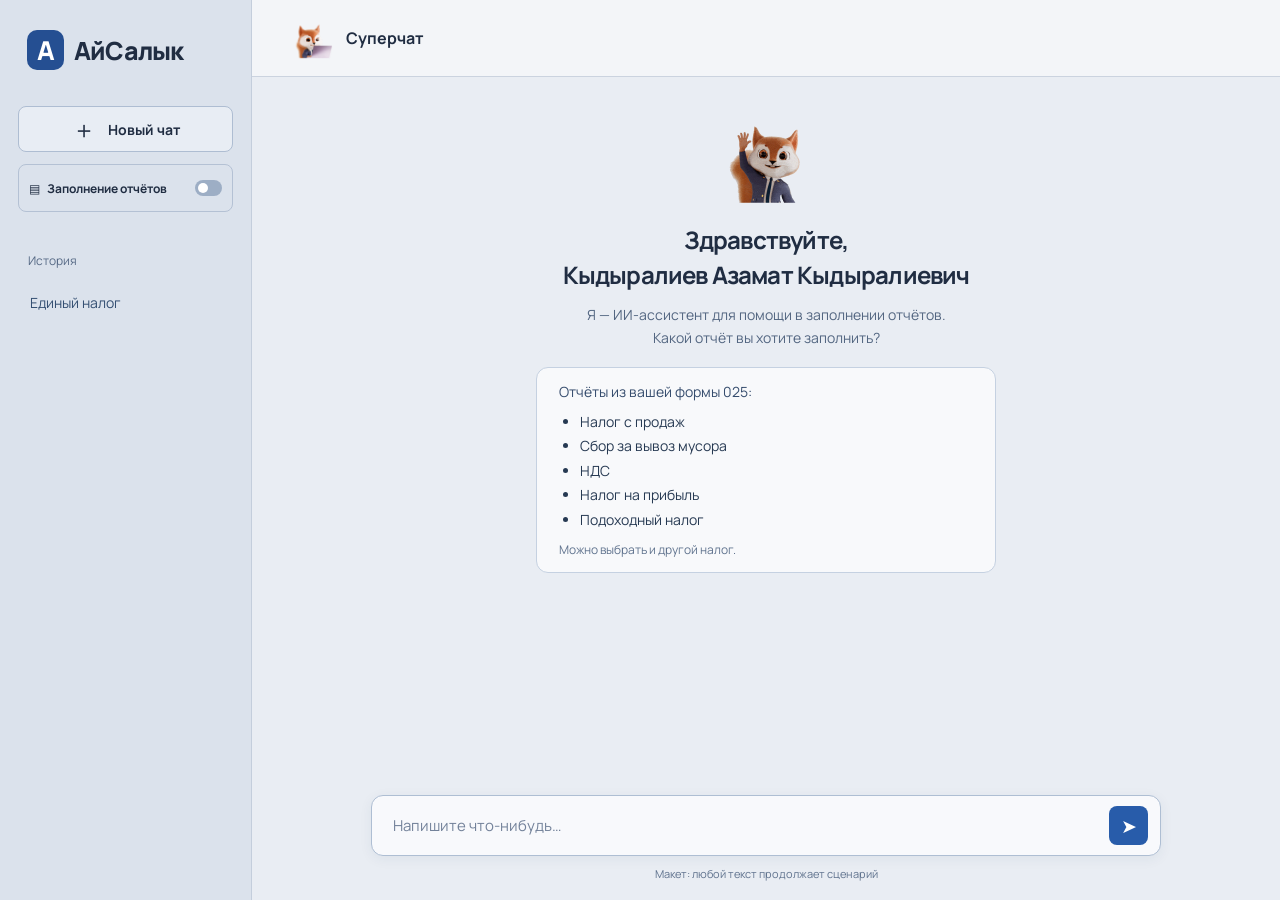
<file: index.html>
<!doctype html>
<html lang="ru">
<head><meta charset="UTF-8"><meta name="viewport" content="width=device-width,initial-scale=1"><title>АйСалык — заполнение отчётов</title><meta name="description" content="Интерактивный макет заполнения налоговой отчётности в чате АйСалык."><link rel="icon" href="data:image/svg+xml,%3Csvg xmlns='http://www.w3.org/2000/svg' viewBox='0 0 40 40'%3E%3Crect width='40' height='40' rx='12' fill='%233a8bfa'/%3E%3Cpath d='M10 29 20 10 30 29M14 23h12' fill='none' stroke='white' stroke-width='3'/%3E%3C/svg%3E"><link rel="stylesheet" href="style.css"></head>
<body>
<aside class="sidebar">
<a class="brand" href="./"><span class="brand-mark">A</span>АйСалык</a>
<button class="new-chat" id="newChat"><span>＋</span> Новый чат</button>
<button id="modeButton" class="mode-button" aria-pressed="false"><span>▤</span> Заполнение отчётов <span class="toggle"><i></i></span></button>
<div class="history-head">История</div>
<button class="history" id="demoHistory">Единый налог</button>
</aside>
<main><header class="topbar"><div class="chat-title"><img class="assistant-avatar mascot" src="assets/squirrel-laptop.png" alt=""><span id="chatTitle">Суперчат</span></div></header>
<div class="workspace"><section class="chat-column"><div class="conversation" id="conversation" aria-live="polite"></div>
<div class="composer-area"><form id="messageForm" class="composer"><input id="messageInput" autocomplete="off" aria-label="Сообщение" placeholder="Напишите что-нибудь…"><button class="send" type="submit" aria-label="Отправить сообщение">➤</button></form><div class="composer-footer">Макет: любой текст продолжает сценарий</div></div></section></div></main>
<dialog id="pdfDialog"><div class="pdf-toolbar"><div><b>Отчёт по Единому налогу</b><small>Первоначальный · I квартал 2026</small></div><button id="closePdf" class="close-button" aria-label="Закрыть предпросмотр">×</button></div><iframe id="reportFrame" title="Заполненная форма отчёта по Единому налогу" src="about:blank"></iframe></dialog>
<script src="app.js"></script></body></html>
</file>
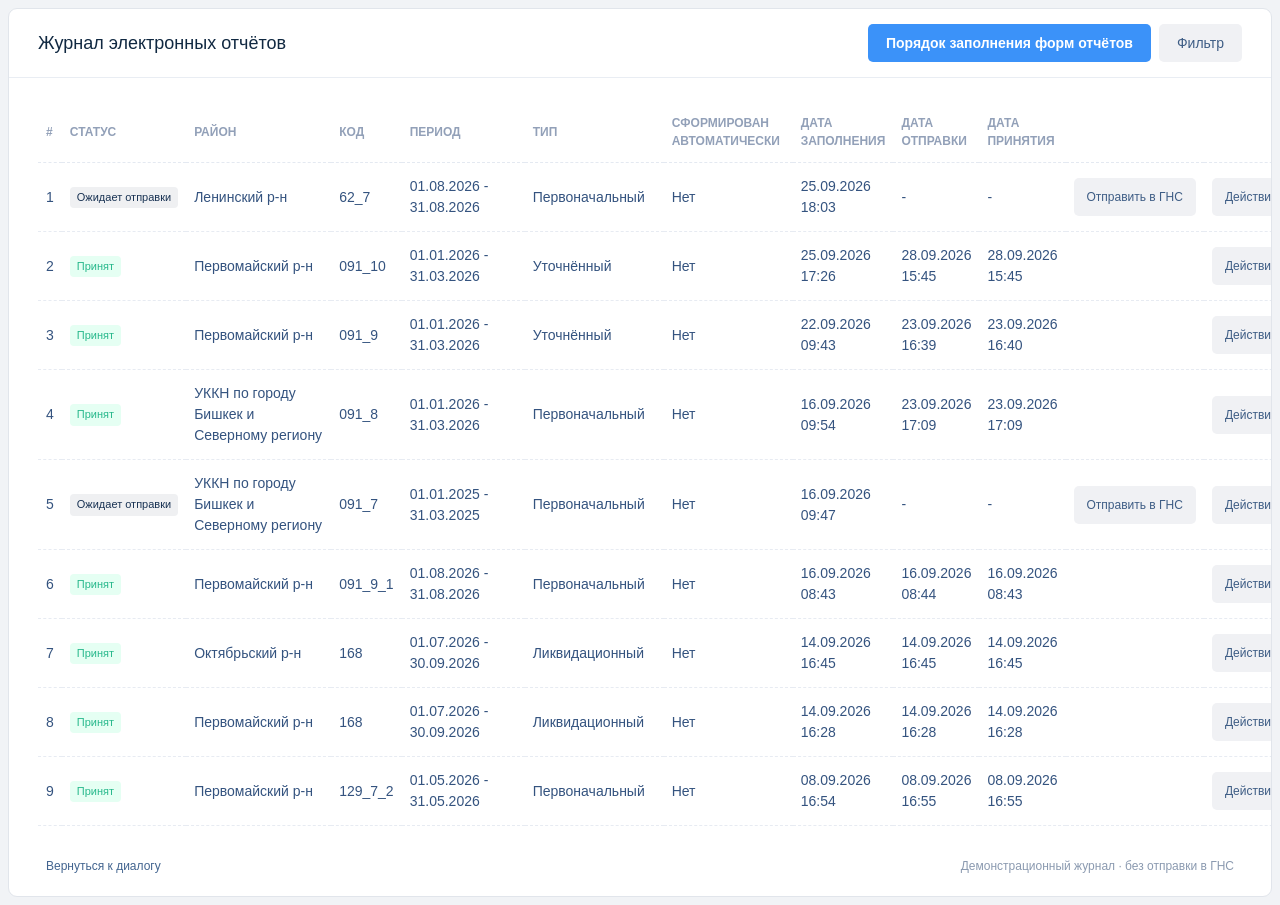
<file: journal.html>
<!doctype html><html lang="ru"><head><meta charset="utf-8"><meta name="viewport" content="width=device-width,initial-scale=1"><title>Журнал электронных отчётов</title><link rel="stylesheet" href="journal.css"></head><body><main class="journal"><header><h1>Журнал электронных отчётов</h1><div class="toolbar"><button class="blue" id="instructions">Порядок заполнения форм отчётов</button><button id="filterToggle" aria-expanded="false">Фильтр</button></div></header><form class="filters" id="filters" hidden><label>Статус<select id="statusFilter"><option value="">Все статусы</option><option>Ожидает отправки</option><option>Принят</option><option>В обработке</option></select></label><label>Код формы<input id="codeFilter" placeholder="Например, 091"></label><button type="reset">Сбросить</button></form><div id="notice" role="status"></div><div class="table-wrap"><table><thead><tr><th>#</th><th>Статус</th><th>Район</th><th>Код</th><th>Период</th><th>Тип</th><th>Сформирован<br>автоматически</th><th>Дата<br>заполнения</th><th>Дата<br>отправки</th><th>Дата<br>принятия</th><th></th><th></th></tr></thead><tbody id="reports"></tbody></table></div><footer><a href="index.html">Вернуться к диалогу</a><span>Демонстрационный журнал · без отправки в ГНС</span></footer></main><dialog id="info"><h2 id="infoTitle"></h2><p id="infoText"></p><div class="dialog-actions"><button id="cancelInfo">Закрыть</button><button class="blue" id="confirmSend" hidden>Имитировать отправку</button></div></dialog><script src="journal.js"></script></body></html>
</file>
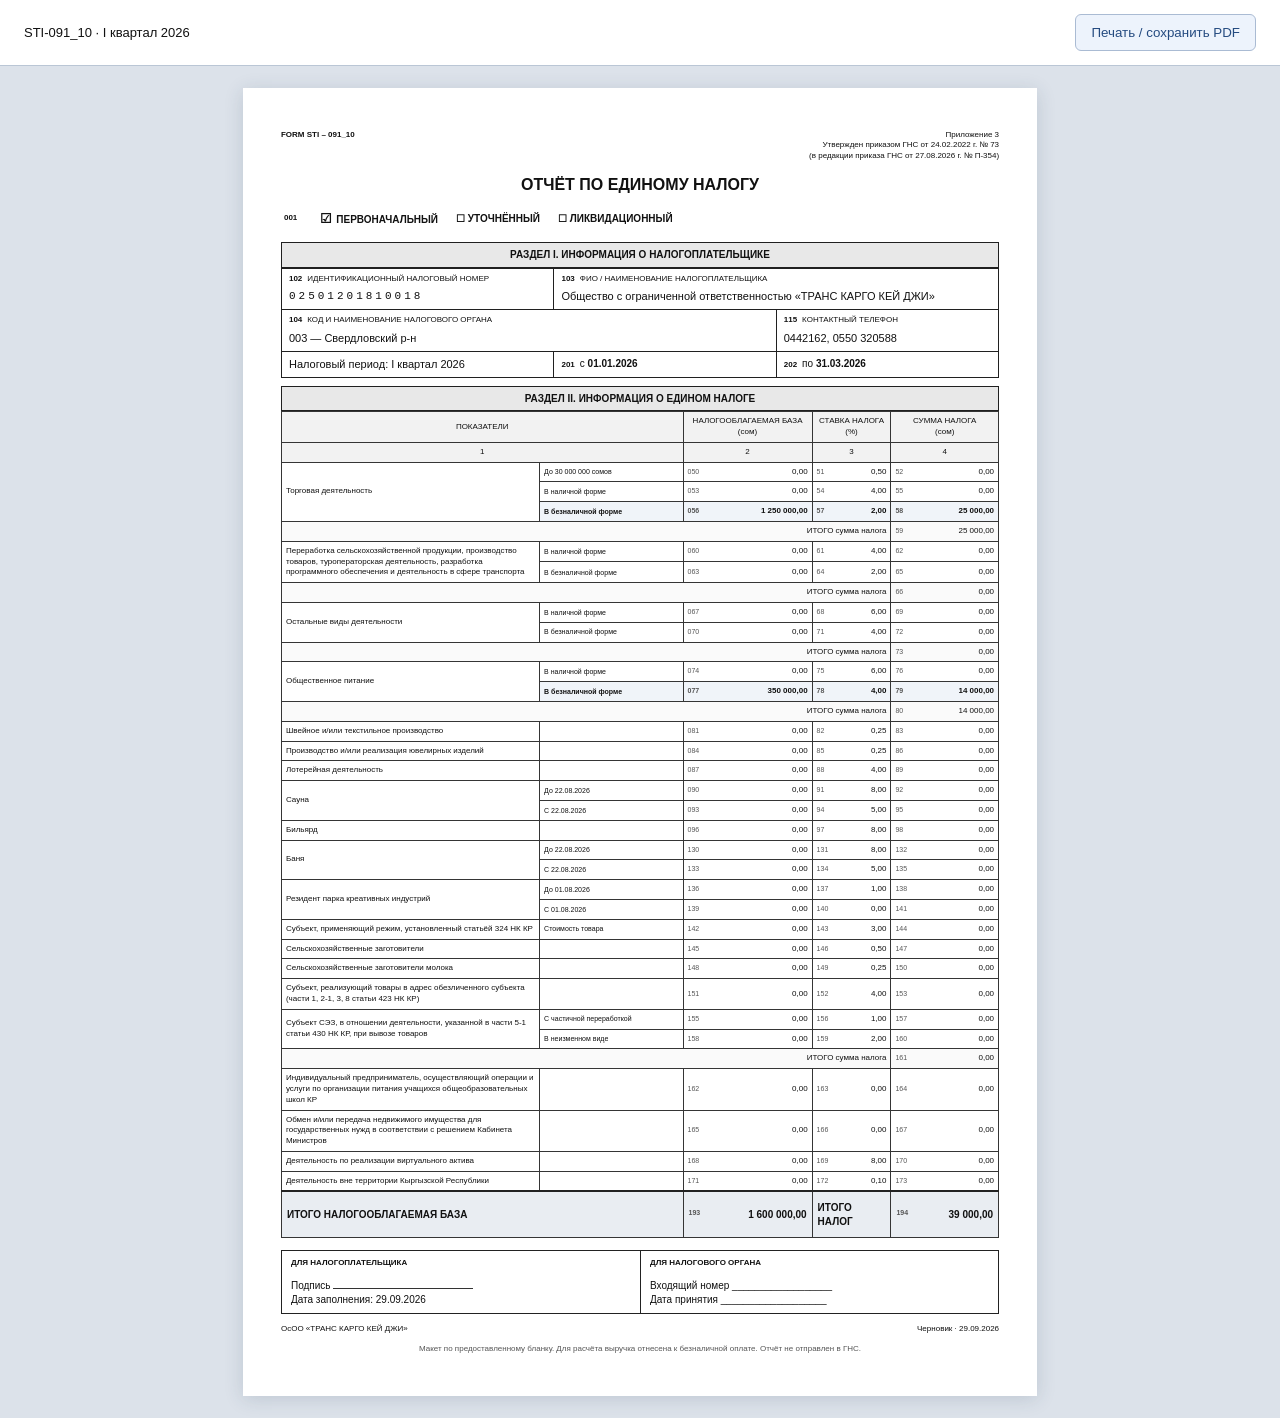
<file: report.html>
<!doctype html><html lang="ru"><head><meta charset="utf-8"><meta name="viewport" content="width=device-width, initial-scale=1"><title>Отчёт по Единому налогу — STI-091_10</title><link rel="stylesheet" href="report.css"></head><body><div class="report-tools"><span>STI-091_10 · I квартал 2026</span><button id="printReport">Печать / сохранить PDF</button></div><main id="reportSheet" class="sheet"></main><script src="report.js"></script></body></html>
</file>
<file: style.css>
@import url('https://fonts.googleapis.com/css2?family=Manrope:wght@400;500;600;700;800&display=swap');
:root{font-family:Manrope,Arial,sans-serif;color:#202d42;background:#e9edf3;font-synthesis:none;--blue:#285cba;--line:#cbd3df}*{box-sizing:border-box}body{margin:0;display:flex;height:100dvh;overflow:hidden}button,input,a{font:inherit}button{cursor:pointer;color:inherit;border:0;background:none}a{color:inherit;text-decoration:none}button:focus-visible,a:focus-visible{outline:3px solid #6694e1;outline-offset:3px}button:disabled{cursor:default;opacity:.6}.sidebar{width:252px;flex-shrink:0;background:#dbe2ec;border-right:1px solid #c4cedc;padding:30px 18px;display:flex;flex-direction:column;gap:12px}.brand{display:flex;align-items:center;gap:10px;font-size:25px;font-weight:800;letter-spacing:-.8px;margin:0 9px 24px}.brand-mark{display:grid;place-items:center;background:#254f92;color:#fff;border-radius:10px;width:37px;height:40px;font-size:26px}.new-chat{display:flex;align-items:center;justify-content:center;gap:12px;border:1px solid #aebdd2;background:#e8edf4;border-radius:8px;min-height:46px;font-size:14px;font-weight:700}.new-chat span{font-size:24px;font-weight:400}.mode-button{display:flex;align-items:center;gap:7px;padding:12px 10px;min-height:48px;border:1px solid #b4c1d4;border-radius:8px;font-size:12px;font-weight:700;text-align:left}.mode-button.enabled{color:#fff;background:#294f8a;border-color:#294f8a}.toggle{margin-left:auto;display:flex;align-items:center;width:27px;height:16px;border-radius:12px;background:#9daec5;padding:3px;flex-shrink:0}.toggle i{width:10px;height:10px;background:#fff;border-radius:50%;transition:transform .2s}.enabled .toggle{background:#7599d0}.enabled .toggle i{transform:translateX(11px)}.history-head{font-size:12px;color:#576a86;margin:28px 10px 0}.history{font-size:14px;text-align:left;padding:12px;border-radius:7px;color:#344f72}.history:hover{background:#cdd8e7}main{display:flex;flex-direction:column;flex:1;min-width:0}.topbar{height:77px;padding:0 34px;border-bottom:1px solid var(--line);background:#f3f5f8;display:flex;align-items:center;flex-shrink:0}.chat-title{display:flex;align-items:center;gap:12px;font-size:16px;font-weight:700}.assistant-avatar,.avatar{display:grid;place-items:center;color:#285cba;background:#dce6f7;border:1px solid #bdcfea;border-radius:10px;flex-shrink:0}.assistant-avatar{height:34px;width:34px;font-size:24px}.workspace{flex:1;min-height:0;display:flex}.chat-column{flex:1;min-width:0;display:flex;flex-direction:column}.conversation{flex:1;overflow-y:auto;padding:34px max(28px,calc((100% - 790px)/2)) 36px;scrollbar-width:thin;scrollbar-color:#aab8cb transparent}.welcome{text-align:center;margin:17vh auto 0}.welcome-icon{display:grid;place-items:center;color:#2b5ba9;background:#d3dff1;width:66px;height:66px;font-size:45px;border-radius:20px;margin:0 auto 25px}.welcome h1{font-size:30px;letter-spacing:-.8px;margin-bottom:12px}.welcome p{font-size:16px;color:#536681}.message{display:flex;gap:12px;margin-bottom:27px;animation:enter .2s ease}.avatar{width:29px;height:29px;font-size:20px;margin-top:1px}.message-body{min-width:0;flex:1}.message-name{font-size:12px;font-weight:700;color:#546984;margin:6px 0 9px}.bubble{font-size:15px;line-height:1.8;color:#263952;background:#f8f9fb;border:1px solid #cbd5e3;border-radius:0 12px 12px 12px;padding:17px 20px}.bubble p{margin:0 0 12px}.bubble p:last-child{margin:0}.message.user{justify-content:flex-end;padding-left:45px}.user .message-body{flex:0 1 auto;max-width:90%}.user .message-name{text-align:right}.user .bubble{background:#2e527f;border-color:#2e527f;color:#fff;border-radius:12px 0 12px 12px;padding:12px 18px}.data-grid{display:grid;grid-template-columns:1fr 1fr;gap:18px;border-top:1px solid #ccd5e2;padding-top:18px;margin-top:14px}.data-grid span{display:block;font-size:12px;color:#637693}.data-grid b{display:block;font-size:14px;font-weight:600;margin-top:4px}.data-grid small{display:block;color:#637693;font-size:12px}.scan{display:flex;align-items:center;gap:12px}.spinner{border:2px solid #b7c9e6;border-top-color:#285cba;border-radius:50%;width:19px;height:19px;flex-shrink:0;animation:spin .8s linear infinite}.composer-area{padding:12px 28px 19px;width:100%;max-width:846px;margin:auto}.composer{display:flex;gap:12px;background:#f8f9fc;padding:10px 12px 10px 19px;border:1px solid #aebed3;border-radius:12px;box-shadow:0 3px 13px #273c5910}.composer:focus-within{border-color:#496fa9;box-shadow:0 0 0 3px #ccd9ed}.composer input{flex:1;min-width:0;border:0;outline:0;background:none;color:#233751;font-size:15px}.composer input::placeholder{color:#73829a}.send{display:grid;place-items:center;width:39px;height:39px;border-radius:8px;color:#fff;background:#285caa;font-size:19px}.send:hover{background:#204b8b}.composer-footer{font-size:11px;text-align:center;color:#60738e;margin-top:10px}.file-card{display:flex;gap:14px;align-items:center;padding:15px;border:1px solid #b4c8e4;background:#e6edf8;border-radius:9px;font-weight:600}.file-card:hover{background:#dbe6f5}.file-icon{display:grid;place-items:center;background:#315b92;color:#fff;font-size:11px;width:40px;height:48px;border-radius:6px}.file-card small{display:block;font-size:12px;font-weight:400;color:#5d7393;margin-top:3px}dialog{padding:0;border:1px solid #aebed3;border-radius:13px;width:min(1100px,94vw);height:90dvh;box-shadow:0 20px 100px #172b5255;overflow:hidden;color:#263952}dialog[open]{display:flex;flex-direction:column}dialog::backdrop{background:#13294499;backdrop-filter:blur(3px)}.pdf-toolbar{display:flex;align-items:center;gap:15px;padding:17px 22px;background:#f4f6fa}.pdf-toolbar>div{flex:1}.pdf-toolbar b{font-size:15px}.pdf-toolbar small{display:block;font-size:12px;color:#617593;margin-top:4px}.secondary{padding:9px 12px;border:1px solid #aebed3;border-radius:7px;font-size:12px;color:#315b92}.close-button{font-size:27px;color:#4a6080}.pdf-pages{flex:1;min-height:0;overflow:auto;background:#cfd8e5;padding:24px}.pdf-pages img{display:block;width:min(100%,850px);height:auto;margin:auto;box-shadow:0 3px 18px #23395325}.pdf-note{font-size:11px;color:#637693;margin:11px 22px}@keyframes spin{to{transform:rotate(360deg)}}@keyframes enter{from{opacity:0;transform:translateY(4px)}to{opacity:1;transform:translateY(0)}}
@media(max-width:1000px){.sidebar{width:222px;padding:25px 13px}.mode-button{font-size:11px}.conversation{padding:25px 24px}.topbar{padding:0 25px}}
@media(max-width:700px){body{flex-direction:column}.sidebar{width:100%;padding:12px;flex-direction:row;gap:9px;border-right:0;border-bottom:1px solid #bcc9db}.sidebar>.brand,.history,.history-head{display:none}.new-chat{padding:8px 12px;font-size:12px}.mode-button{padding:10px;font-size:12px;min-height:46px}.toggle{margin-left:5px}main{min-height:0}.topbar{height:61px;padding:0 17px}.chat-title{font-size:14px}.conversation{padding:22px 15px}.bubble{font-size:14px;padding:14px 16px}.message{gap:9px}.avatar{width:25px;height:25px;font-size:17px}.composer-area{padding:9px 15px 13px}.composer input{font-size:14px}.welcome{margin-top:10vh}.welcome h1{font-size:25px}.data-grid{grid-template-columns:1fr}.user .message-body{max-width:100%}.pdf-toolbar{padding:12px;gap:10px}.pdf-pages{padding:10px}}
@media(prefers-reduced-motion:reduce){*{animation:none!important;transition:none!important;scroll-behavior:auto!important}}

.bubble ul{margin:10px 0 16px;padding-left:22px}.bubble li{padding-left:3px;margin:5px 0}

.activity-label{display:block;font-size:12px;color:#546984;margin:14px 0 7px}.activity-select{display:block;width:100%;max-width:100%;min-width:0;min-height:46px;border:1px solid #91a6c4;border-radius:8px;background:#edf2f9;color:#263952;padding:11px 34px 11px 12px;font:inherit;font-size:14px;text-overflow:ellipsis}.activity-select:focus{outline:2px solid #4d78b9;outline-offset:2px}.activity-select:disabled{opacity:1;color:#536681;background:#e8edf4;border-color:#c3cfdf}

#reportFrame{width:100%;flex:1;min-height:0;border:0;background:#dce2ea}#pdfDialog{width:min(1120px,96vw);height:94dvh}.file-card small{line-height:1.5}

.short-welcome{margin:4vh auto 0;max-width:650px}.short-welcome h1{font-size:26px;line-height:1.45}.short-welcome>p{line-height:1.8}.welcome-taxes{text-align:left;max-width:460px;margin:25px auto;background:#f8f9fb;border:1px solid #c5d1e1;border-radius:12px;padding:18px 24px}.welcome-taxes p{margin:0;font-size:14px;color:#354c6d}.welcome-taxes ul{margin:12px 0;padding-left:21px;font-size:15px;line-height:1.95;color:#263952}.welcome-taxes .tax-other{font-size:12px;color:#60738e}.activity-next{border-top:1px solid #cbd5e3;margin-top:20px;padding-top:18px}.report-scanning{padding:5px 0}.scanning-heading{display:flex;align-items:center;gap:13px}.scan-document{display:grid;place-items:center;width:43px;height:49px;background:#dfe9f7;border:1px solid #b0c5e3;border-radius:8px;color:#285caa;font-size:25px}.scanning-heading strong{font-size:14px}.scanning-heading small{display:block;font-size:12px;color:#647c9e}.scanning-heading .spinner{margin-left:auto}.scan-progress{height:5px;border-radius:5px;overflow:hidden;background:#d9e3f0;margin:22px 0 12px}.scan-progress i{display:block;height:100%;background:linear-gradient(90deg,#345e9e,#6fa1e9);border-radius:5px;animation:scan-fill 5.7s ease-in-out forwards}.scan-stages{display:flex;justify-content:space-between;gap:10px;font-size:10px;color:#647c9e}.scan-stages span{animation:scan-stage 1.9s forwards;opacity:.4}.scan-stages span:nth-child(2){animation-delay:1.9s}.scan-stages span:nth-child(3){animation-delay:3.8s}@keyframes scan-fill{from{width:3%}to{width:100%}}@keyframes scan-stage{to{opacity:1;color:#244c86}}@media(max-width:700px){.short-welcome{margin-top:1vh}.short-welcome h1{font-size:21px}.welcome-taxes{padding:15px 20px}.scan-stages{font-size:9px;gap:6px}}

.short-welcome{margin-top:0}.short-welcome .welcome-icon{width:48px;height:48px;font-size:33px;border-radius:15px;margin-bottom:15px}.short-welcome h1{font-size:24px;margin-top:0;margin-bottom:10px}.short-welcome>p{font-size:14px;line-height:1.65;margin:0}.welcome-taxes{margin-top:18px;padding:14px 22px}.welcome-taxes ul{margin:9px 0;line-height:1.75;font-size:14px}@media(max-width:700px){.short-welcome h1{font-size:20px}.short-welcome .welcome-icon{margin-bottom:12px}}

/* Static squirrel illustrations supplied for the assistant. */
.mascot{object-fit:contain;background:transparent;border:0;border-radius:0}.assistant-avatar.mascot{width:48px;height:48px}.avatar.mascot{width:38px;height:38px;margin-top:0}.short-welcome .welcome-icon.mascot{width:100px;height:100px;margin-bottom:12px;border-radius:0;background:transparent}@media(max-width:700px){.assistant-avatar.mascot{width:42px;height:42px}.avatar.mascot{width:32px;height:32px}.short-welcome .welcome-icon.mascot{width:84px;height:84px}}
</file>
<file: journal.css>
*{box-sizing:border-box}body{margin:0;padding:8px;background:#f1f3f6;color:#34537f;font-family:Arial,sans-serif;font-size:14px}.journal{background:#fff;border:1px solid #e1e5eb;border-radius:9px;min-height:calc(100dvh - 16px)}header{display:flex;align-items:center;justify-content:space-between;gap:20px;padding:15px 29px;border-bottom:1px solid #e9edf3}h1{font-size:18px;color:#102841;font-weight:500;margin:0}.toolbar{display:flex;gap:8px}button{font:inherit;border:0;padding:11px 18px;border-radius:5px;background:#f0f1f4;color:#3e5d85;cursor:pointer;white-space:nowrap}button:hover{background:#e2e9f3}button:focus-visible,a:focus-visible,input:focus,select:focus{outline:2px solid #4f95ec;outline-offset:2px}.blue{background:#3b92f9;color:#fff;font-weight:600}.blue:hover{background:#2a7edb}.table-wrap{overflow:auto;padding:24px 29px 10px}table{width:100%;border-collapse:collapse;min-width:1260px}th{text-transform:uppercase;color:#92a0b8;text-align:left;font-weight:600;font-size:12px;line-height:1.5;padding:12px 8px;border-bottom:1px dashed #e4e9f1}td{padding:13px 8px;border-bottom:1px dashed #e7ebf2;line-height:1.5;vertical-align:middle;font-size:14px}td:first-child{width:38px}td:nth-child(2){width:139px}td:nth-child(3){max-width:195px;min-width:145px}td:nth-child(5){min-width:123px}td:nth-child(6){min-width:139px}td:nth-child(7){min-width:129px}td button{font-size:12px;padding:10px 13px}.badge{display:inline-block;border-radius:4px;background:#eff0f2;color:#183253;font-size:11px;line-height:1.4;padding:3px 7px;white-space:nowrap}.badge.accepted{background:#e5fff3;color:#26b88b}.badge.pending{background:#fff2da;color:#997024}.new-report{background:#f4f9ff}.new-report td:first-child{border-left:3px solid #438ced}footer{display:flex;justify-content:space-between;gap:20px;padding:23px 37px;color:#8b9ab0;font-size:12px}footer a{color:#42648f;text-decoration:none}.filters{display:flex;align-items:end;gap:17px;padding:19px 37px;background:#f8fafd;border-bottom:1px solid #e4eaf4}.filters[hidden]{display:none}.filters label{display:flex;flex-direction:column;gap:7px;font-size:12px}.filters input,.filters select{font:inherit;font-size:14px;min-width:180px;padding:9px;border:1px solid #d3ddec;border-radius:5px;background:#fff;color:#34537f}#notice:not(:empty){padding:13px 37px;background:#edf7ff;color:#346590;font-size:13px}dialog{border:1px solid #d5deeb;border-radius:10px;width:min(480px,92vw);padding:25px;color:#2f496e}dialog::backdrop{background:#142c5266}dialog h2{font-size:19px;margin-top:0}dialog p{font-size:14px;line-height:1.7}.dialog-actions{display:flex;justify-content:flex-end;gap:10px}button[hidden]{display:none}.empty{text-align:center;padding:35px}@media(max-width:700px){header{padding:18px;align-items:start;flex-direction:column}.toolbar{flex-wrap:wrap}h1{font-size:18px}.table-wrap{padding:15px}.filters{padding:15px;flex-wrap:wrap}footer{padding:20px;flex-direction:column}.toolbar button{font-size:12px}}
</file>
<file: report.css>
*{box-sizing:border-box}body{margin:0;background:#dce2ea;font-family:Arial,sans-serif;color:#111}.report-tools{display:flex;justify-content:space-between;align-items:center;gap:15px;padding:14px 24px;background:#fff;border-bottom:1px solid #bac6d5;font-size:13px;position:sticky;top:0;z-index:2}.report-tools button{border:1px solid #aabbd3;background:#edf3fc;border-radius:6px;padding:10px 15px;color:#254b80;cursor:pointer}.sheet{width:210mm;margin:22px auto;background:#fff;padding:11mm 10mm;box-shadow:0 3px 18px #263c5929;font-size:10px;line-height:1.35}.doc-top{display:flex;justify-content:space-between;gap:20px;font-size:8px;align-items:flex-start}.doc-top .approval{max-width:255px;text-align:right}.sheet h1{font-size:16px;text-align:center;margin:12px 0 7px}.report-types{display:flex;gap:18px;align-items:center;font-size:10px;font-weight:bold;padding:7px 3px}.check{font-size:13px;margin-right:4px}.section-title{text-align:center;font-weight:bold;background:#e8e8e8;border:1.3px solid #202020;padding:5px;margin-top:8px;font-size:10px}.identity{width:100%;border-collapse:collapse;table-layout:fixed}.identity td{border:1.3px solid #202020;padding:5px 7px;vertical-align:top}.field-title{font-size:8px;display:block;margin-bottom:5px}.code{font-size:8px;font-weight:bold;margin-right:5px}.identity strong{display:block;font-size:11px;font-weight:normal}.digit-boxes{letter-spacing:3px;font-size:13px;font-family:monospace}.tax-table{width:100%;border-collapse:collapse;table-layout:fixed;font-size:8px}.tax-table th,.tax-table td{border:1px solid #353535;padding:4px;vertical-align:middle}.tax-table th{font-size:8px;text-align:center;background:#f2f2f2;font-weight:normal}.tax-table .name{width:36%;text-align:left}.tax-table .kind{width:20%;font-size:7px}.tax-table .num{font-variant-numeric:tabular-nums;text-align:right;white-space:nowrap}.tax-table .cell-code{display:inline-block;float:left;font-size:7px;color:#555;margin-right:4px}.tax-table tr.filled td{background:#f0f4f9;font-weight:bold}.tax-table .subtotal td{font-size:8px;background:#fafafa}.tax-table .total td{font-size:10px;font-weight:bold;background:#e9edf2;padding:9px 5px;border-top:2px solid #222}.signatures{display:grid;grid-template-columns:1fr 1fr;border:1.2px solid #222;margin-top:12px}.signatures>div{padding:7px 9px;min-height:54px}.signatures>div+div{border-left:1.2px solid #222}.signatures b{display:block;font-size:8px;margin-bottom:10px}.signature-line{display:inline-block;border-bottom:1px solid #333;width:140px}.doc-footer{display:flex;justify-content:space-between;margin-top:10px;font-size:8px}.draft-note{font-size:8px;color:#555;margin-top:9px;text-align:center}.edit-tools{display:flex;flex-wrap:wrap;gap:12px;padding:12px 24px;background:#edf3fc;font-size:12px}.edit-tools label{display:flex;flex-direction:column;gap:5px;flex:1;min-width:190px}.edit-tools input{padding:8px;border:1px solid #aabbd3;border-radius:5px;font:inherit}.edit-tools button{align-self:end;padding:9px 15px;background:#285caa;color:#fff;border:0;border-radius:5px;cursor:pointer}.edit-error{color:#a23e36;width:100%;margin:0}.edit-tools[hidden]{display:none}@media(max-width:820px){.sheet{width:100%;margin:12px auto;padding:15px 10px}.tax-table{font-size:7px}.tax-table td{padding:3px}.report-tools{padding:12px}.sheet h1{font-size:14px}.report-types{gap:8px;font-size:8px}.identity strong{font-size:9px}.digit-boxes{letter-spacing:1px}.doc-top{font-size:7px}}@media print{@page{size:A4;margin:8mm}.report-tools,.edit-tools{display:none!important}body{background:#fff}.sheet{width:100%;margin:0;padding:0;box-shadow:none}.tax-table{font-size:7.5px}.tax-table td{padding:3px}.tax-table tr{break-inside:avoid}.signatures{break-inside:avoid}}
</file>
